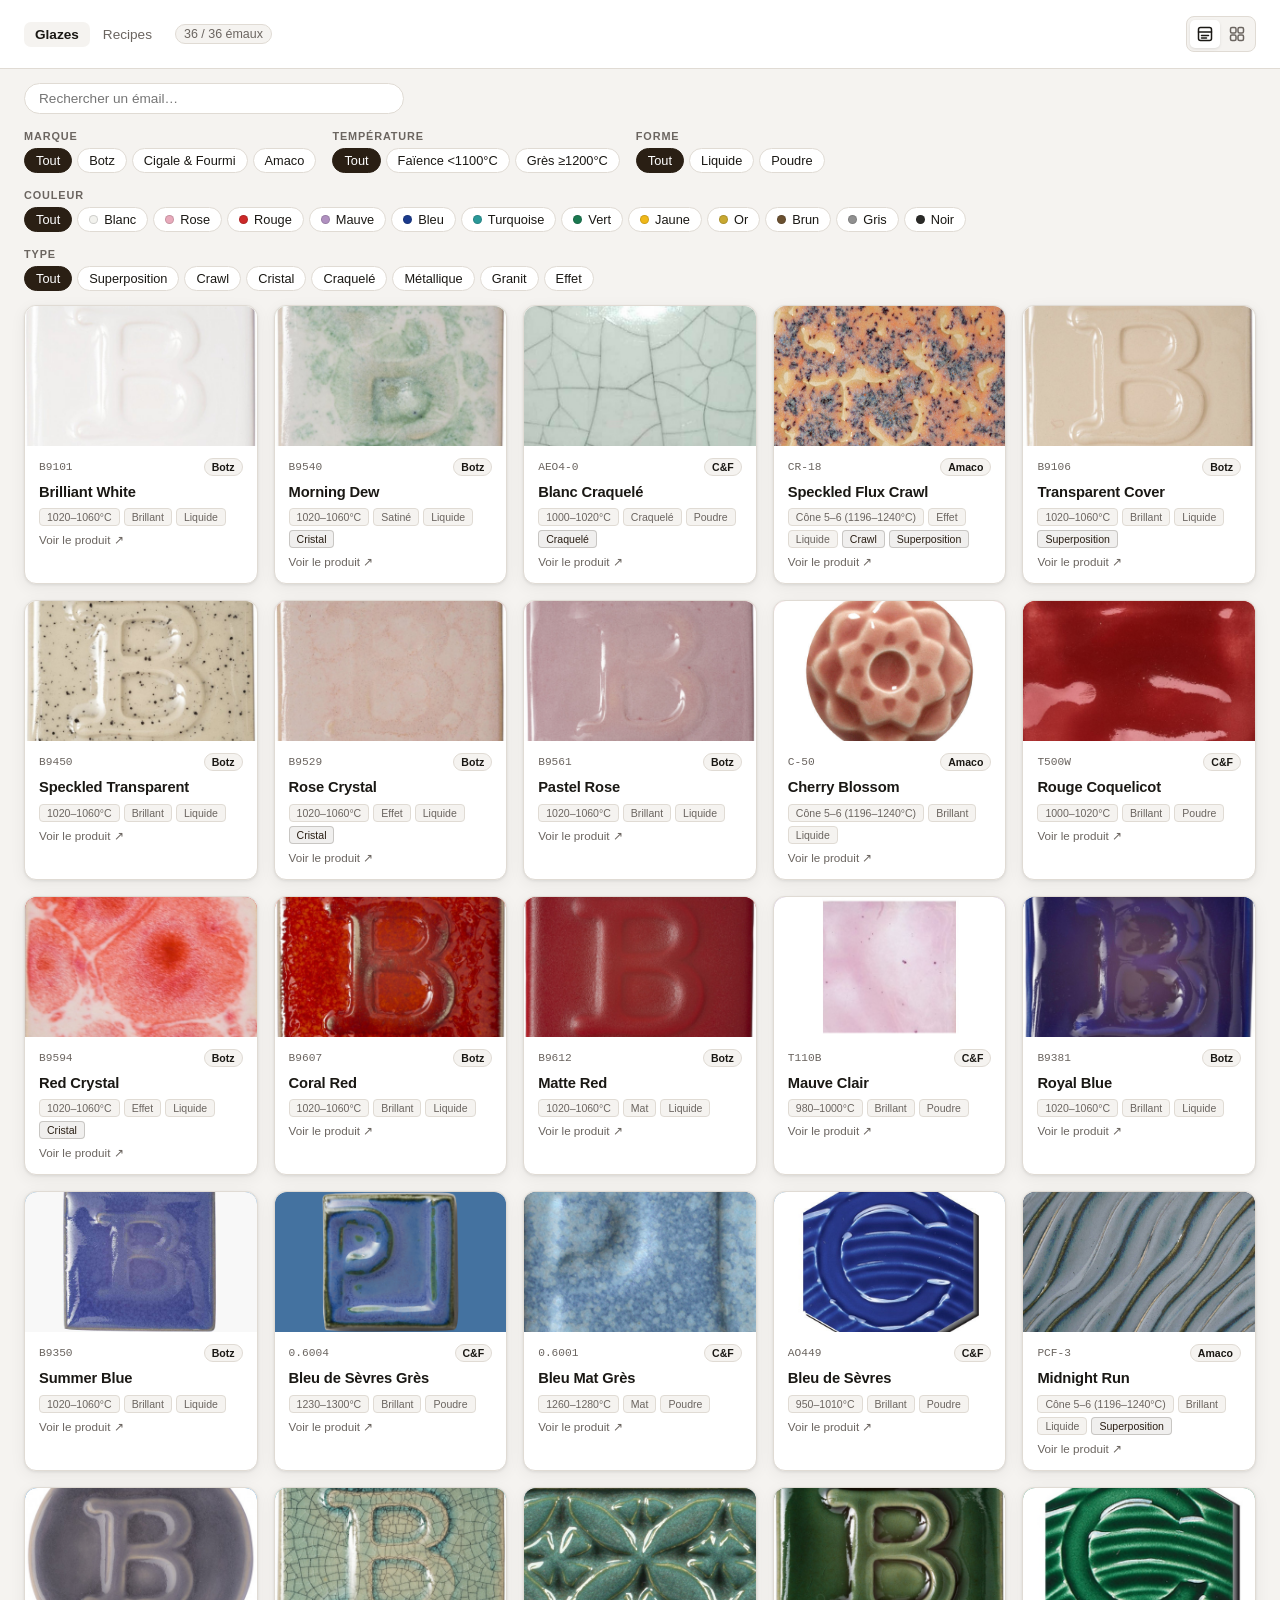
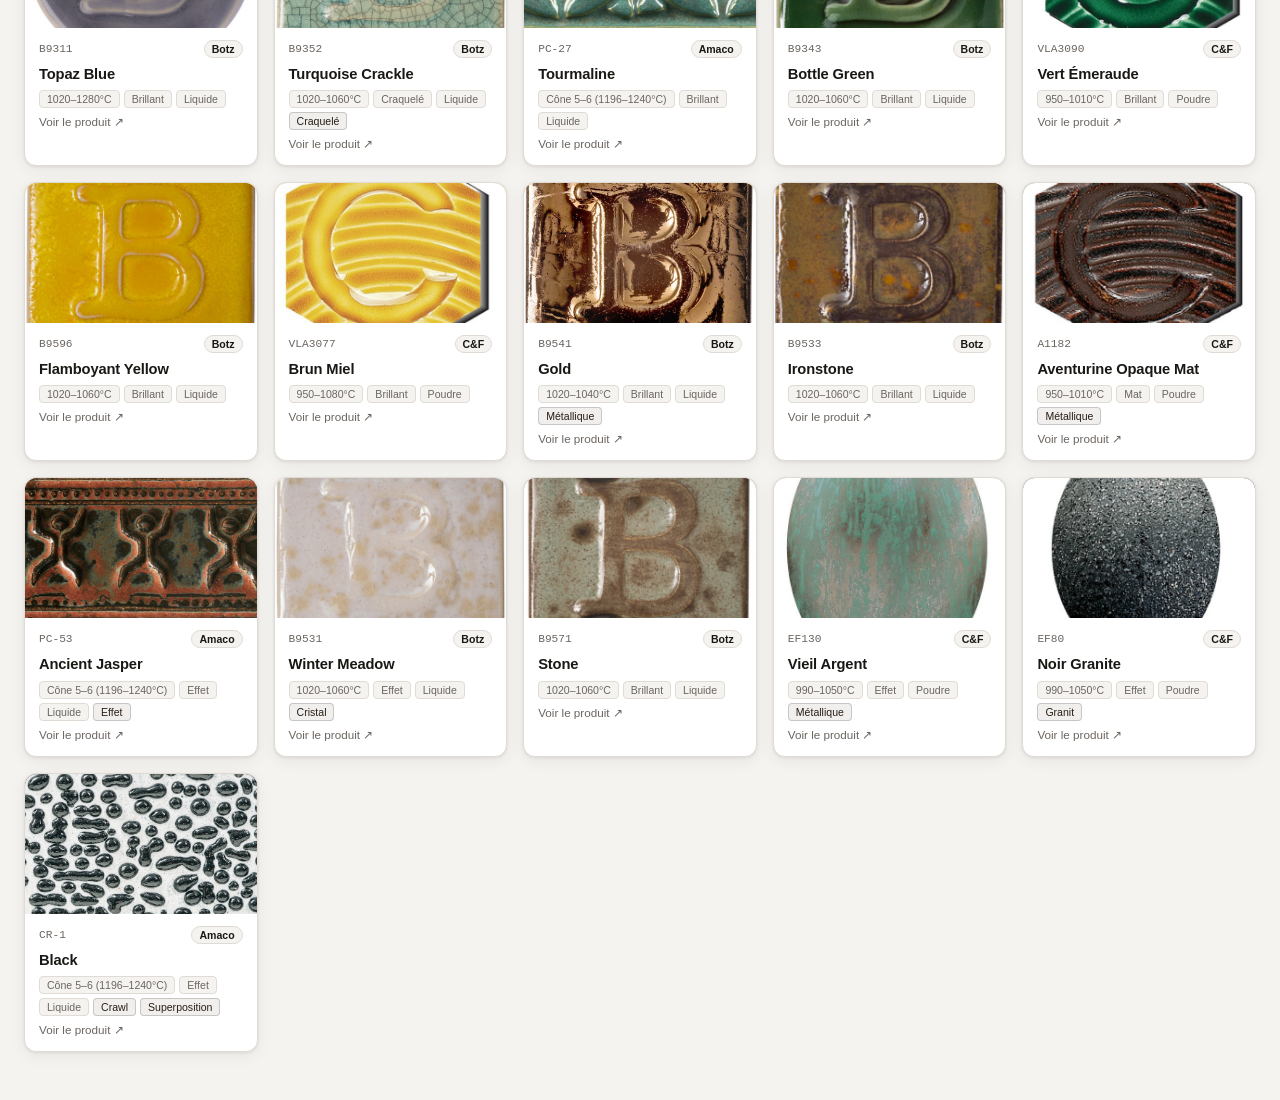
<file: index.html>
<!DOCTYPE html>
<html lang="fr">
<head>
  <meta charset="UTF-8">
  <meta name="viewport" content="width=device-width, initial-scale=1.0">
  <title>Ma Collection d'Émaux</title>
  <link rel="icon" href="data:image/svg+xml,<svg xmlns='http://www.w3.org/2000/svg' viewBox='0 0 100 100'><text y='.9em' font-size='90'>🔥</text></svg>">
  <link rel="stylesheet" href="style.css">
</head>
<body>
  <header>
    <div class="header-inner">
      <nav class="site-nav">
        <a href="index.html" class="nav-link active">Glazes</a>
        <a href="recipes.html" class="nav-link">Recipes</a>
      </nav>
      <span id="count-badge" class="count-badge"></span>
      <div class="header-spacer"></div>
      <div class="view-toggle" id="view-toggle">
        <button class="view-btn active" data-mode="detail" title="Vue détaillée">
          <svg width="16" height="16" viewBox="0 0 16 16" fill="none" stroke="currentColor" stroke-width="1.5" stroke-linecap="round">
            <rect x="1.5" y="1.5" width="13" height="13" rx="2"/>
            <line x1="1.5" y1="6" x2="14.5" y2="6"/>
            <line x1="4.5" y1="9.5" x2="11.5" y2="9.5"/>
            <line x1="4.5" y1="12" x2="9.5" y2="12"/>
          </svg>
        </button>
        <button class="view-btn" data-mode="picture" title="Vue photos">
          <svg width="16" height="16" viewBox="0 0 16 16" fill="none" stroke="currentColor" stroke-width="1.5" stroke-linecap="round" stroke-linejoin="round">
            <rect x="1.5" y="1.5" width="5.5" height="5.5" rx="1.5"/>
            <rect x="9" y="1.5" width="5.5" height="5.5" rx="1.5"/>
            <rect x="1.5" y="9" width="5.5" height="5.5" rx="1.5"/>
            <rect x="9" y="9" width="5.5" height="5.5" rx="1.5"/>
          </svg>
        </button>
      </div>
    </div>
  </header>

  <div class="filters-bar">
    <div class="search-wrap">
      <input type="search" id="search-input" class="search-input" placeholder="Rechercher un émail…" autocomplete="off" spellcheck="false">
    </div>

    <div class="filter-group">
      <label>Marque</label>
      <div class="chips" id="filter-brand">
        <button class="chip active" data-value="all">Tout</button>
        <button class="chip" data-value="Brilliant Botz">Botz</button>
        <button class="chip" data-value="Cigale &amp; Fourmi">Cigale &amp; Fourmi</button>
        <button class="chip" data-value="Amaco">Amaco</button>
      </div>
    </div>

    <div class="filter-group">
      <label>Température</label>
      <div class="chips" id="filter-temp">
        <button class="chip active" data-value="all">Tout</button>
        <button class="chip" data-value="faience">Faïence &lt;1100°C</button>
        <button class="chip" data-value="gres">Grès ≥1200°C</button>
      </div>
    </div>

    <div class="filter-group">
      <label>Forme</label>
      <div class="chips" id="filter-form">
        <button class="chip active" data-value="all">Tout</button>
        <button class="chip" data-value="liquid">Liquide</button>
        <button class="chip" data-value="powder">Poudre</button>
      </div>
    </div>

    <div class="filter-group">
      <label>Couleur</label>
      <div class="chips" id="filter-color">
        <button class="chip active" data-value="all">Tout</button>
        <button class="chip color-chip" data-value="white" style="--swatch:#f2f2ee">Blanc</button>
        <button class="chip color-chip" data-value="pink" style="--swatch:#e8aabb">Rose</button>
        <button class="chip color-chip" data-value="red" style="--swatch:#cc2828">Rouge</button>
        <button class="chip color-chip" data-value="purple" style="--swatch:#b090c0">Mauve</button>
        <button class="chip color-chip" data-value="blue" style="--swatch:#1a3a8c">Bleu</button>
        <button class="chip color-chip" data-value="turquoise" style="--swatch:#2a9898">Turquoise</button>
        <button class="chip color-chip" data-value="green" style="--swatch:#1a7850">Vert</button>
        <button class="chip color-chip" data-value="yellow" style="--swatch:#f0b818">Jaune</button>
        <button class="chip color-chip" data-value="gold" style="--swatch:#c8a830">Or</button>
        <button class="chip color-chip" data-value="brown" style="--swatch:#6a5030">Brun</button>
        <button class="chip color-chip" data-value="gray" style="--swatch:#909090">Gris</button>
        <button class="chip color-chip" data-value="black" style="--swatch:#2a2a28">Noir</button>
      </div>
    </div>

    <div class="filter-group">
      <label>Type</label>
      <div class="chips" id="filter-type">
        <button class="chip active" data-value="all">Tout</button>
        <button class="chip" data-value="superposition">Superposition</button>
        <button class="chip" data-value="crawl">Crawl</button>
        <button class="chip" data-value="cristal">Cristal</button>
        <button class="chip" data-value="craquelé">Craquelé</button>
        <button class="chip" data-value="métallique">Métallique</button>
        <button class="chip" data-value="granit">Granit</button>
        <button class="chip" data-value="effet">Effet</button>
      </div>
    </div>
  </div>

  <main>
    <div class="grid" id="glaze-grid"></div>
    <p class="empty-state" id="empty-state" hidden>Aucun émail ne correspond à votre recherche.</p>
  </main>

  <template id="card-template">
    <article class="card">
      <div class="card-swatch">
        <img class="card-img" alt="" loading="lazy">
      </div>
      <div class="card-body">
        <div class="card-header-row">
          <span class="card-ref"></span>
          <span class="card-brand-badge"></span>
        </div>
        <h2 class="card-name"></h2>
        <div class="card-tags">
          <span class="tag tag-temp"></span>
          <span class="tag tag-finish"></span>
          <span class="tag tag-form"></span>
        </div>
        <a class="card-link" target="_blank" rel="noopener">Voir le produit ↗</a>
      </div>
      <p class="card-notes"></p>
    </article>
  </template>

  <script src="app.js"></script>
</body>
</html>
</file>
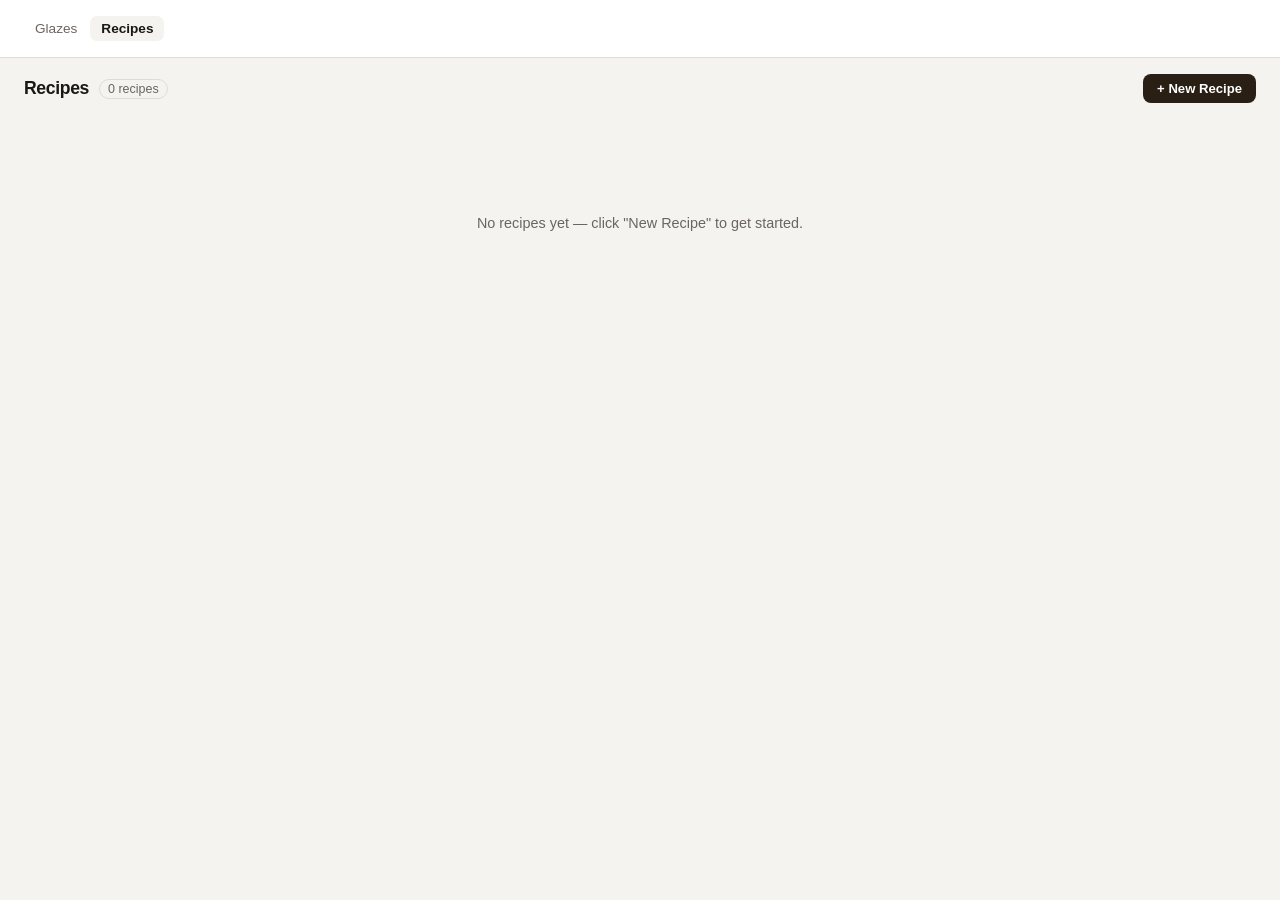
<file: recipes.html>
<!DOCTYPE html>
<html lang="fr">
<head>
  <meta charset="UTF-8">
  <meta name="viewport" content="width=device-width, initial-scale=1.0">
  <title>Recipes — Ma Collection d'Émaux</title>
  <link rel="icon" href="data:image/svg+xml,<svg xmlns='http://www.w3.org/2000/svg' viewBox='0 0 100 100'><text y='.9em' font-size='90'>🔥</text></svg>">
  <link rel="stylesheet" href="style.css">
</head>
<body>
  <header>
    <div class="header-inner">
      <nav class="site-nav">
        <a href="index.html" class="nav-link">Glazes</a>
        <a href="recipes.html" class="nav-link active">Recipes</a>
      </nav>
      <div class="header-spacer"></div>
    </div>
  </header>

  <!-- ── List view ── -->
  <div id="list-view">
    <div class="page-toolbar">
      <h2 class="page-title">Recipes</h2>
      <span id="recipe-count" class="count-badge"></span>
      <div class="header-spacer"></div>
      <button id="new-recipe-btn" class="btn-primary">+ New Recipe</button>
    </div>
    <main>
      <div id="recipes-container" class="recipes-grid"></div>
      <p id="no-recipes" class="empty-state" hidden>No recipes yet — click "New Recipe" to get started.</p>
    </main>
  </div>

  <!-- ── Editor view ── -->
  <div id="editor-view" hidden>
    <div class="editor-topbar">
      <button id="cancel-btn" class="btn-ghost">← Back</button>
      <span id="editor-title" class="editor-heading">New Recipe</span>
      <div class="header-spacer"></div>
      <button id="save-btn" class="btn-primary">Save Recipe</button>
    </div>

    <div class="editor-layout">

      <!-- Left: form + selected glazes -->
      <div class="editor-panel">
        <label class="field-label" for="recipe-name-input">Name</label>
        <input type="text" id="recipe-name-input" class="field-input" placeholder="e.g. Royal Blue crackle base">

        <label class="field-label" for="recipe-notes-input">Notes</label>
        <textarea id="recipe-notes-input" class="field-textarea" rows="6"
          placeholder="Application order, layer thickness, firing notes…"></textarea>

        <label class="field-label">Selected glazes</label>
        <div id="selected-preview" class="selected-preview">
          <p class="preview-hint">Click glazes on the right to add them</p>
        </div>
      </div>

      <!-- Right: glaze selector -->
      <div class="editor-selector">
        <div class="filters-bar">
          <div class="search-wrap">
            <input type="search" id="sel-search" class="search-input" placeholder="Search…" autocomplete="off" spellcheck="false">
          </div>
          <div class="filter-group">
            <label>Brand</label>
            <div class="chips" id="sel-filter-brand">
              <button class="chip active" data-value="all">All</button>
              <button class="chip" data-value="Brilliant Botz">Botz</button>
              <button class="chip" data-value="Cigale & Fourmi">C&amp;F</button>
              <button class="chip" data-value="Amaco">Amaco</button>
            </div>
          </div>
          <div class="filter-group">
            <label>Temp</label>
            <div class="chips" id="sel-filter-temp">
              <button class="chip active" data-value="all">All</button>
              <button class="chip" data-value="faience">Faïence</button>
              <button class="chip" data-value="gres">Grès</button>
            </div>
          </div>
          <div class="filter-group">
            <label>Form</label>
            <div class="chips" id="sel-filter-form">
              <button class="chip active" data-value="all">All</button>
              <button class="chip" data-value="liquid">Liquid</button>
              <button class="chip" data-value="powder">Powder</button>
            </div>
          </div>
          <div class="filter-group">
            <label>Colour</label>
            <div class="chips" id="sel-filter-color">
              <button class="chip active" data-value="all">All</button>
              <button class="chip color-chip" data-value="white" style="--swatch:#f2f2ee">White</button>
              <button class="chip color-chip" data-value="pink" style="--swatch:#e8aabb">Pink</button>
              <button class="chip color-chip" data-value="red" style="--swatch:#cc2828">Red</button>
              <button class="chip color-chip" data-value="purple" style="--swatch:#b090c0">Purple</button>
              <button class="chip color-chip" data-value="blue" style="--swatch:#1a3a8c">Blue</button>
              <button class="chip color-chip" data-value="turquoise" style="--swatch:#2a9898">Turquoise</button>
              <button class="chip color-chip" data-value="green" style="--swatch:#1a7850">Green</button>
              <button class="chip color-chip" data-value="yellow" style="--swatch:#f0b818">Yellow</button>
              <button class="chip color-chip" data-value="gold" style="--swatch:#c8a830">Gold</button>
              <button class="chip color-chip" data-value="brown" style="--swatch:#6a5030">Brown</button>
              <button class="chip color-chip" data-value="gray" style="--swatch:#909090">Gray</button>
              <button class="chip color-chip" data-value="black" style="--swatch:#2a2a28">Black</button>
            </div>
          </div>
          <div class="filter-group">
            <label>Type</label>
            <div class="chips" id="sel-filter-type">
              <button class="chip active" data-value="all">All</button>
              <button class="chip" data-value="superposition">Superposition</button>
              <button class="chip" data-value="crawl">Crawl</button>
              <button class="chip" data-value="cristal">Cristal</button>
              <button class="chip" data-value="craquelé">Craquelé</button>
              <button class="chip" data-value="métallique">Métallique</button>
              <button class="chip" data-value="granit">Granit</button>
              <button class="chip" data-value="effet">Effet</button>
            </div>
          </div>
        </div>
        <div class="grid selector-grid" id="selector-grid"></div>
      </div>

    </div>
  </div>

  <script src="recipes.js"></script>
</body>
</html>
</file>
<file: style.css>
*, *::before, *::after {
  box-sizing: border-box;
  margin: 0;
  padding: 0;
}

:root {
  --bg: #f5f3f0;
  --surface: #ffffff;
  --border: #e0dbd4;
  --text: #1a1814;
  --text-muted: #6b6560;
  --accent: #2a1f14;
  --chip-active-bg: #2a1f14;
  --chip-active-text: #ffffff;
  --radius: 12px;
  --shadow: 0 1px 3px rgba(0,0,0,.08), 0 4px 16px rgba(0,0,0,.06);
  --shadow-hover: 0 4px 8px rgba(0,0,0,.12), 0 8px 32px rgba(0,0,0,.10);
}

body {
  font-family: -apple-system, BlinkMacSystemFont, "Segoe UI", Roboto, sans-serif;
  background: var(--bg);
  color: var(--text);
  min-height: 100vh;
}

/* ── Header ── */
header {
  background: var(--surface);
  border-bottom: 1px solid var(--border);
  padding: 16px 24px;
  position: sticky;
  top: 0;
  z-index: 10;
}

.header-inner {
  max-width: 1400px;
  margin: 0 auto;
  display: flex;
  align-items: center;
  gap: 12px;
}

h1 {
  font-size: 1.2rem;
  font-weight: 600;
  letter-spacing: -0.02em;
}

.count-badge {
  font-size: 0.78rem;
  color: var(--text-muted);
  background: var(--bg);
  padding: 2px 8px;
  border-radius: 99px;
  border: 1px solid var(--border);
}

.header-spacer { flex: 1; }

/* ── View toggle ── */
.view-toggle {
  display: flex;
  gap: 2px;
  background: var(--bg);
  border: 1px solid var(--border);
  border-radius: 8px;
  padding: 3px;
}

.view-btn {
  appearance: none;
  border: none;
  background: transparent;
  color: var(--text-muted);
  border-radius: 5px;
  width: 30px;
  height: 28px;
  display: flex;
  align-items: center;
  justify-content: center;
  cursor: pointer;
  transition: background .15s, color .15s;
}

.view-btn:hover { color: var(--text); }

.view-btn.active {
  background: var(--surface);
  color: var(--text);
  box-shadow: 0 1px 3px rgba(0,0,0,.1);
}

/* ── Filters ── */
.filters-bar {
  max-width: 1400px;
  margin: 0 auto;
  padding: 14px 24px;
  display: flex;
  flex-wrap: wrap;
  gap: 16px;
  align-items: flex-start;
}

.search-wrap {
  flex: 0 0 100%;
}

.search-input {
  width: 100%;
  max-width: 380px;
  padding: 7px 14px;
  border: 1px solid var(--border);
  border-radius: 99px;
  background: var(--surface);
  font-size: 0.85rem;
  color: var(--text);
  outline: none;
  transition: border-color .15s, box-shadow .15s;
}

.search-input:focus {
  border-color: var(--accent);
  box-shadow: 0 0 0 3px rgba(42, 31, 20, 0.08);
}

.filter-group {
  display: flex;
  flex-direction: column;
  gap: 6px;
}

.filter-group label {
  font-size: 0.68rem;
  font-weight: 600;
  text-transform: uppercase;
  letter-spacing: 0.08em;
  color: var(--text-muted);
}

.chips {
  display: flex;
  flex-wrap: wrap;
  gap: 5px;
}

.chip {
  appearance: none;
  border: 1px solid var(--border);
  background: var(--surface);
  color: var(--text);
  border-radius: 99px;
  padding: 4px 11px;
  font-size: 0.8rem;
  cursor: pointer;
  transition: border-color .15s, background .15s, color .15s;
  white-space: nowrap;
}

.chip:hover { border-color: var(--accent); }

.chip.active {
  background: var(--chip-active-bg);
  color: var(--chip-active-text);
  border-color: var(--chip-active-bg);
}

.color-chip { display: flex; align-items: center; gap: 6px; }

.color-chip::before {
  content: '';
  display: inline-block;
  width: 9px;
  height: 9px;
  border-radius: 50%;
  background: var(--swatch);
  border: 1px solid rgba(0,0,0,.15);
  flex-shrink: 0;
}

/* ── Grid ── */
main {
  max-width: 1400px;
  margin: 0 auto;
  padding: 0 24px 48px;
}

.grid {
  display: grid;
  grid-template-columns: repeat(auto-fill, minmax(220px, 1fr));
  gap: 16px;
}

/* Picture mode */
.grid.mode-picture {
  grid-template-columns: repeat(auto-fill, minmax(150px, 1fr));
  gap: 10px;
}

/* ── Card ── */
.card {
  position: relative;
  background: var(--surface);
  border: 1px solid var(--border);
  border-radius: var(--radius);
  overflow: visible;
  box-shadow: var(--shadow);
  transition: transform .2s ease, box-shadow .2s ease;
  display: flex;
  flex-direction: column;
  z-index: 0;
}

.card:hover {
  transform: translateY(-3px);
  box-shadow: var(--shadow-hover);
  z-index: 1;
}

.card-swatch {
  height: 140px;
  position: relative;
  overflow: hidden;
  flex-shrink: 0;
  border-radius: var(--radius) var(--radius) 0 0;
  cursor: zoom-in;
}

.mode-picture .card-swatch { height: 180px; }

.card-img {
  position: absolute;
  inset: 0;
  width: 100%;
  height: 100%;
  object-fit: cover;
  transition: transform .35s ease, opacity .3s ease;
}

.card-img[data-loaded="false"] { opacity: 0; }

.card-swatch:hover .card-img[data-loaded="true"] { transform: scale(1.7); }

.card-body {
  padding: 12px 14px 14px;
  display: flex;
  flex-direction: column;
  gap: 7px;
  flex: 1;
}

.mode-picture .card-body { padding: 8px 10px 10px; gap: 0; }

.card-header-row {
  display: flex;
  align-items: center;
  justify-content: space-between;
  gap: 6px;
}

.mode-picture .card-header-row,
.mode-picture .card-tags,
.mode-picture .card-link { display: none; }

.card-ref {
  font-family: "SF Mono", "Fira Code", Consolas, monospace;
  font-size: 0.7rem;
  color: var(--text-muted);
}

.card-brand-badge {
  font-size: 0.66rem;
  font-weight: 600;
  padding: 2px 7px;
  border-radius: 99px;
  background: var(--bg);
  border: 1px solid var(--border);
  white-space: nowrap;
}

.card-name {
  font-size: 0.92rem;
  font-weight: 600;
  line-height: 1.25;
  letter-spacing: -0.01em;
}

.mode-picture .card-name { font-size: 0.8rem; font-weight: 500; }

.card-tags {
  display: flex;
  flex-wrap: wrap;
  gap: 4px;
}

.tag {
  font-size: 0.66rem;
  font-weight: 500;
  padding: 2px 7px;
  border-radius: 4px;
  background: var(--bg);
  color: var(--text-muted);
  border: 1px solid var(--border);
}

.tag-type {
  background: rgba(42, 31, 20, 0.07);
  color: var(--accent);
  border-color: rgba(42, 31, 20, 0.2);
}

.card-link {
  font-size: 0.73rem;
  color: var(--text-muted);
  text-decoration: none;
  align-self: flex-start;
}

.card-link:hover { color: var(--text); text-decoration: underline; }

/* ── Notes tooltip (hover, floats above card) ── */
.card-notes {
  position: absolute;
  bottom: calc(100% + 8px);
  left: -1px;
  right: -1px;
  background: var(--surface);
  color: var(--text);
  padding: 10px 14px;
  font-size: 0.73rem;
  line-height: 1.6;
  border: 1px solid var(--border);
  border-radius: var(--radius);
  box-shadow: var(--shadow-hover);
  opacity: 0;
  transform: translateY(6px);
  transition: opacity .18s ease, transform .18s ease;
  pointer-events: none;
  z-index: 20;
}

.card:hover .card-notes {
  opacity: 1;
  transform: translateY(0);
}

/* ── Empty state ── */
.empty-state {
  text-align: center;
  color: var(--text-muted);
  padding: 48px 0;
  font-size: 0.9rem;
}

/* ── Responsive ── */
@media (max-width: 600px) {
  header { padding: 12px 16px; }
  h1 { font-size: 1rem; }
  .filters-bar { padding: 10px 16px; gap: 12px; }
  main { padding: 0 16px 48px; }
  .grid { grid-template-columns: repeat(auto-fill, minmax(150px, 1fr)); gap: 10px; }
  .card-swatch { height: 110px; }
}

/* ════════════════════════════════════
   RECIPES
   ════════════════════════════════════ */

/* ── Nav ── */
.site-nav {
  display: flex;
  gap: 2px;
}

.nav-link {
  font-size: 0.85rem;
  font-weight: 500;
  color: var(--text-muted);
  text-decoration: none;
  padding: 5px 11px;
  border-radius: 7px;
  transition: color .15s, background .15s;
}

.nav-link:hover { color: var(--text); }
.nav-link.active { color: var(--text); background: var(--bg); font-weight: 600; }

/* ── Buttons ── */
.btn-primary {
  appearance: none;
  border: none;
  background: var(--accent);
  color: #fff;
  padding: 7px 14px;
  border-radius: 8px;
  font-size: 0.82rem;
  font-weight: 600;
  cursor: pointer;
  transition: opacity .15s;
  white-space: nowrap;
}
.btn-primary:hover { opacity: .82; }

.btn-ghost {
  appearance: none;
  border: 1px solid var(--border);
  background: var(--surface);
  color: var(--text-muted);
  padding: 5px 11px;
  border-radius: 7px;
  font-size: 0.8rem;
  cursor: pointer;
  transition: color .15s, border-color .15s;
}
.btn-ghost:hover { color: var(--text); border-color: var(--accent); }
.btn-danger { color: #b83232; }
.btn-danger:hover { border-color: #b83232; color: #b83232; }

/* ── Page toolbar ── */
.page-toolbar {
  max-width: 1400px;
  margin: 0 auto;
  padding: 16px 24px;
  display: flex;
  align-items: center;
  gap: 10px;
}
.page-title {
  font-size: 1.1rem;
  font-weight: 600;
  letter-spacing: -.02em;
}

/* ── Recipes grid ── */
.recipes-grid {
  max-width: 1400px;
  margin: 0 auto;
  padding: 0 24px 48px;
  display: grid;
  grid-template-columns: repeat(auto-fill, minmax(360px, 1fr));
  gap: 16px;
}

/* ── Recipe card ── */
.recipe-card {
  background: var(--surface);
  border: 1px solid var(--border);
  border-radius: var(--radius);
  box-shadow: var(--shadow);
  display: flex;
  flex-direction: column;
  overflow: hidden;
}

.recipe-card-top {
  display: flex;
  align-items: flex-start;
  justify-content: space-between;
  padding: 14px 14px 8px;
  gap: 8px;
}

.recipe-name {
  font-size: 0.95rem;
  font-weight: 600;
  letter-spacing: -.01em;
  line-height: 1.3;
}

.recipe-card-actions { display: flex; gap: 5px; flex-shrink: 0; }

.recipe-glaze-strip {
  display: flex;
  flex-wrap: wrap;
  gap: 5px;
  padding: 0 14px 10px;
}

.recipe-glaze-chip {
  height: 26px;
  border-radius: 5px;
  display: flex;
  align-items: center;
  overflow: hidden;
}

.recipe-glaze-label {
  font-size: 0.65rem;
  font-weight: 600;
  color: rgba(255,255,255,.92);
  text-shadow: 0 1px 3px rgba(0,0,0,.55);
  padding: 0 8px;
  white-space: nowrap;
}

.recipe-notes {
  padding: 0 14px 10px;
  font-size: 0.78rem;
  color: var(--text-muted);
  line-height: 1.55;
  white-space: pre-wrap;
}

/* ── Photos ── */
.recipe-photos {
  display: flex;
  flex-wrap: wrap;
  gap: 8px;
  padding: 0 14px 10px;
}

.recipe-photo-wrap {
  position: relative;
  width: 110px;
  height: 110px;
  border-radius: 8px;
  overflow: hidden;
  flex-shrink: 0;
}

.recipe-photo-wrap img {
  width: 100%;
  height: 100%;
  object-fit: cover;
  display: block;
}

.photo-overlay {
  position: absolute;
  inset: 0;
  display: flex;
  flex-direction: column;
  justify-content: space-between;
  padding: 6px;
  background: rgba(0,0,0,0);
  transition: background .2s;
}

.recipe-photo-wrap:hover .photo-overlay { background: rgba(0,0,0,.35); }

.photo-badge {
  align-self: flex-start;
  font-size: 0.58rem;
  font-weight: 700;
  text-transform: uppercase;
  letter-spacing: .05em;
  padding: 2px 6px;
  border-radius: 99px;
  color: #fff;
  backdrop-filter: blur(2px);
}
.photo-badge.result      { background: rgba(42,31,20,.75); }
.photo-badge.inspiration { background: rgba(26,58,140,.75); }

.photo-caption {
  font-size: 0.64rem;
  color: rgba(255,255,255,.9);
  text-shadow: 0 1px 2px rgba(0,0,0,.7);
  display: none;
}
.recipe-photo-wrap:hover .photo-caption { display: block; }

.photo-delete-btn {
  appearance: none;
  border: none;
  background: rgba(184,50,50,.85);
  color: #fff;
  width: 22px;
  height: 22px;
  border-radius: 50%;
  cursor: pointer;
  font-size: 1rem;
  line-height: 1;
  display: none;
  align-items: center;
  justify-content: center;
  align-self: flex-end;
}
.recipe-photo-wrap:hover .photo-delete-btn { display: flex; }

/* ── Card footer ── */
.recipe-footer {
  display: flex;
  align-items: center;
  gap: 8px;
  padding: 8px 14px 12px;
  border-top: 1px solid var(--border);
  margin-top: auto;
  flex-wrap: wrap;
}

.btn-add-photo {
  appearance: none;
  border: 1px dashed var(--border);
  background: transparent;
  color: var(--text-muted);
  padding: 4px 10px;
  border-radius: 6px;
  font-size: 0.75rem;
  cursor: pointer;
  transition: border-color .15s, color .15s;
}
.btn-add-photo:hover { border-color: var(--accent); color: var(--text); }

.recipe-date { font-size: 0.7rem; color: var(--text-muted); margin-left: auto; }

/* ── Photo upload form ── */
.photo-form {
  width: 100%;
  padding: 10px 12px;
  background: var(--bg);
  border-radius: 8px;
  border: 1px solid var(--border);
  display: flex;
  flex-direction: column;
  gap: 8px;
  margin-top: 4px;
}

.photo-type-row { display: flex; gap: 14px; }

.photo-type-opt {
  display: flex;
  align-items: center;
  gap: 5px;
  font-size: 0.8rem;
  cursor: pointer;
}

.photo-file-label {
  display: inline-flex;
  align-items: center;
  gap: 8px;
  font-size: 0.8rem;
  color: var(--text-muted);
  cursor: pointer;
  padding: 5px 10px;
  border: 1px solid var(--border);
  border-radius: 6px;
  background: var(--surface);
  transition: border-color .15s;
}
.photo-file-label:hover { border-color: var(--accent); color: var(--text); }
.photo-file-input { display: none; }

/* ── Editor ── */
.editor-topbar {
  background: var(--surface);
  border-bottom: 1px solid var(--border);
  padding: 12px 24px;
  display: flex;
  align-items: center;
  gap: 12px;
  position: sticky;
  top: 0;
  z-index: 10;
}

.editor-heading {
  font-size: 0.95rem;
  font-weight: 600;
  letter-spacing: -.01em;
}

.editor-layout {
  max-width: 1400px;
  margin: 0 auto;
  display: grid;
  grid-template-columns: 300px 1fr;
  min-height: calc(100vh - 118px);
}

.editor-panel {
  padding: 20px;
  border-right: 1px solid var(--border);
  display: flex;
  flex-direction: column;
  gap: 8px;
  position: sticky;
  top: 57px;
  height: calc(100vh - 57px);
  overflow-y: auto;
}

.field-label {
  display: block;
  font-size: 0.68rem;
  font-weight: 600;
  text-transform: uppercase;
  letter-spacing: .08em;
  color: var(--text-muted);
  margin-top: 4px;
}

.field-input {
  width: 100%;
  padding: 7px 10px;
  border: 1px solid var(--border);
  border-radius: 8px;
  background: var(--bg);
  font-size: 0.85rem;
  color: var(--text);
  outline: none;
  transition: border-color .15s, box-shadow .15s;
  font-family: inherit;
}
.field-input:focus { border-color: var(--accent); box-shadow: 0 0 0 3px rgba(42,31,20,.08); }
.field-input.input-error { border-color: #b83232; }

.field-textarea {
  width: 100%;
  padding: 7px 10px;
  border: 1px solid var(--border);
  border-radius: 8px;
  background: var(--bg);
  font-size: 0.85rem;
  color: var(--text);
  outline: none;
  resize: vertical;
  font-family: inherit;
  line-height: 1.5;
  transition: border-color .15s, box-shadow .15s;
}
.field-textarea:focus { border-color: var(--accent); box-shadow: 0 0 0 3px rgba(42,31,20,.08); }

.selected-preview {
  flex: 1;
  overflow-y: auto;
  display: flex;
  flex-direction: column;
  gap: 5px;
  padding-bottom: 8px;
}

.preview-hint { font-size: 0.78rem; color: var(--text-muted); font-style: italic; }

.selected-chip {
  display: flex;
  align-items: center;
  gap: 7px;
  font-size: 0.8rem;
  padding: 5px 8px;
  background: var(--bg);
  border: 1px solid var(--border);
  border-radius: 7px;
}

.chip-dot {
  width: 10px;
  height: 10px;
  border-radius: 50%;
  flex-shrink: 0;
  border: 1px solid rgba(0,0,0,.15);
}

.chip-name { flex: 1; }

.chip-remove {
  appearance: none;
  border: none;
  background: none;
  color: var(--text-muted);
  cursor: pointer;
  font-size: 1.1rem;
  line-height: 1;
  padding: 0;
}
.chip-remove:hover { color: #b83232; }

/* ── Glaze selector ── */
.editor-selector {
  display: flex;
  flex-direction: column;
}

.editor-selector .filters-bar {
  max-width: none;
  padding: 10px 16px;
  background: var(--surface);
  border-bottom: 1px solid var(--border);
  position: sticky;
  top: 57px;
  z-index: 5;
}

.selector-grid {
  padding: 16px;
  grid-template-columns: repeat(auto-fill, minmax(150px, 1fr));
  gap: 10px;
}

.selector-card {
  position: relative;
  background: var(--surface);
  border: 2px solid var(--border);
  border-radius: var(--radius);
  overflow: hidden;
  cursor: pointer;
  transition: border-color .15s, box-shadow .15s;
  display: flex;
  flex-direction: column;
}

.selector-card:hover { border-color: var(--accent); }

.selector-card.selected {
  border-color: var(--chip-active-bg);
  box-shadow: 0 0 0 2px var(--chip-active-bg);
}

.selector-card .card-swatch { cursor: pointer; height: 110px; border-radius: 0; }

.selector-check {
  position: absolute;
  top: 6px;
  right: 6px;
  width: 22px;
  height: 22px;
  background: var(--chip-active-bg);
  color: #fff;
  border-radius: 50%;
  display: flex;
  align-items: center;
  justify-content: center;
  font-size: 0.72rem;
  font-weight: 700;
  opacity: 0;
  transition: opacity .15s;
  pointer-events: none;
}

.selector-card.selected .selector-check { opacity: 1; }

.selector-card .card-body { padding: 8px 10px 10px; }
.selector-card .card-name { font-size: 0.8rem; }
</file>
